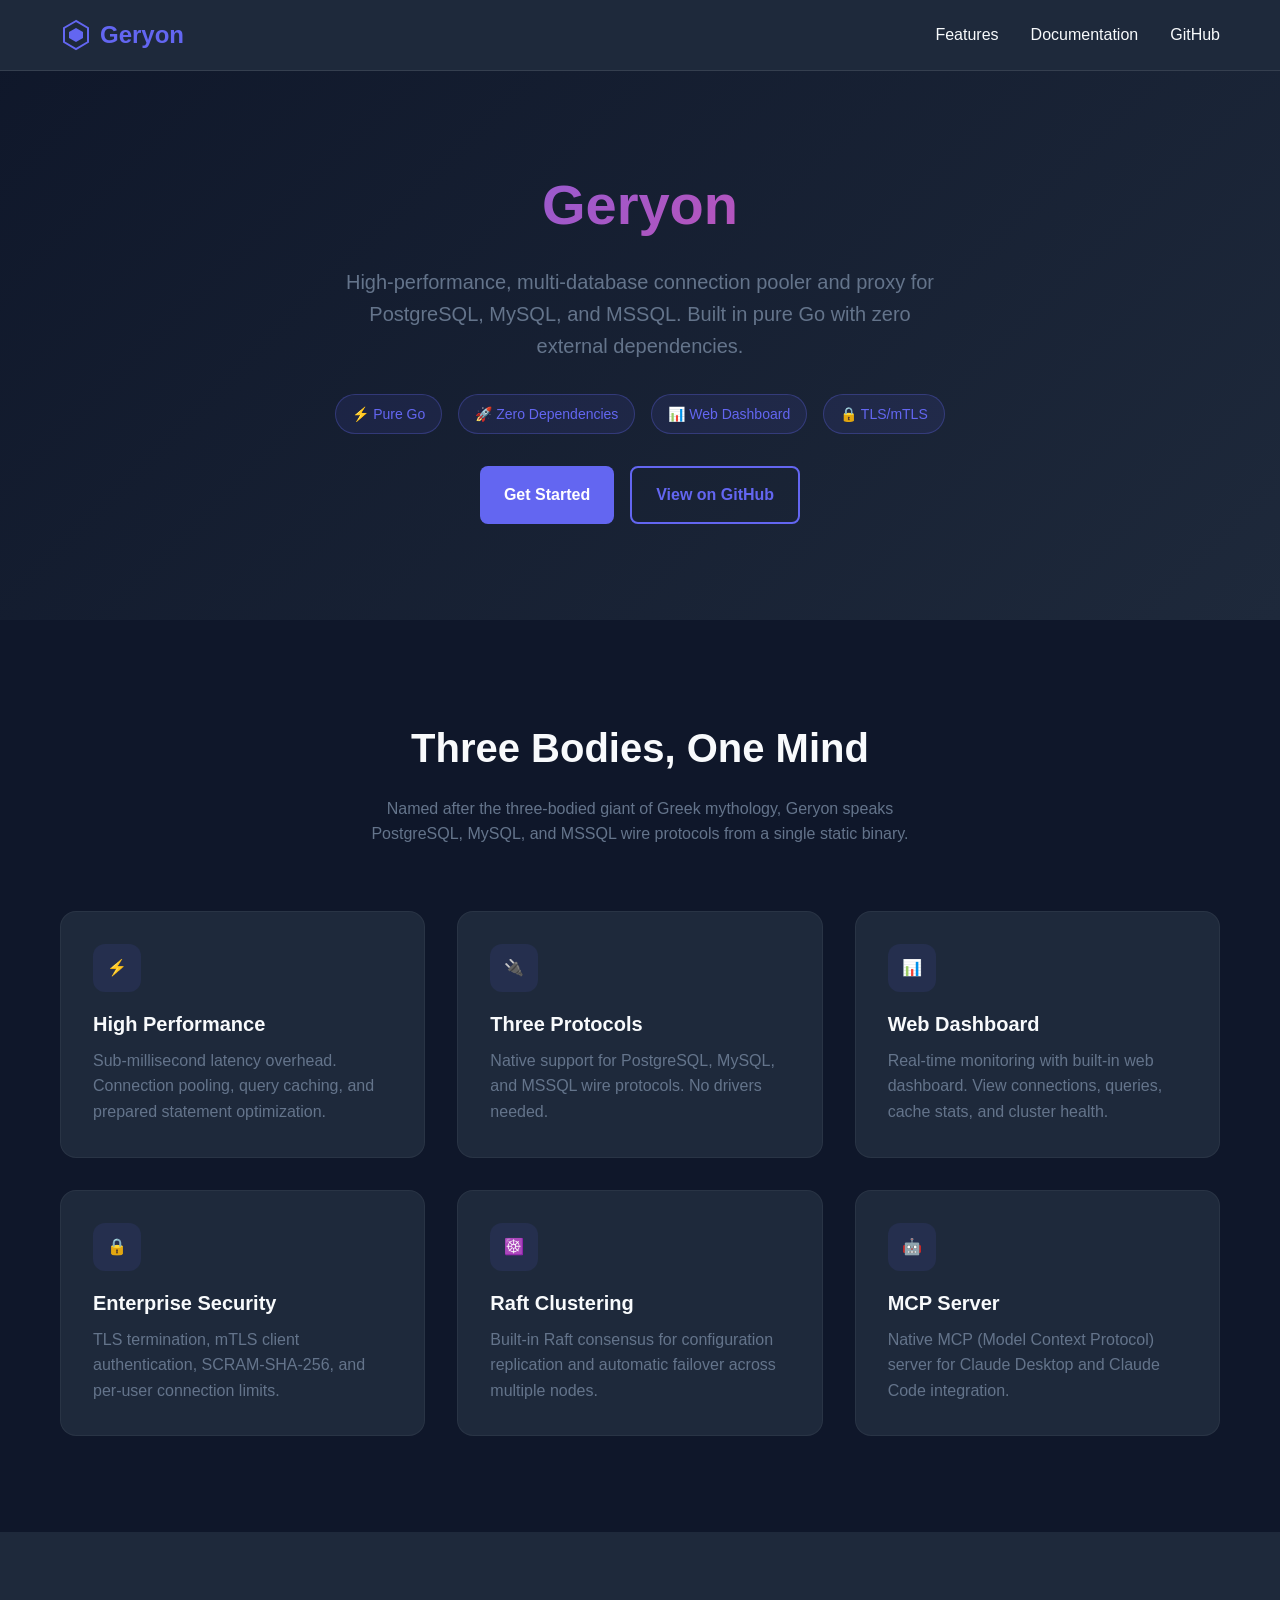
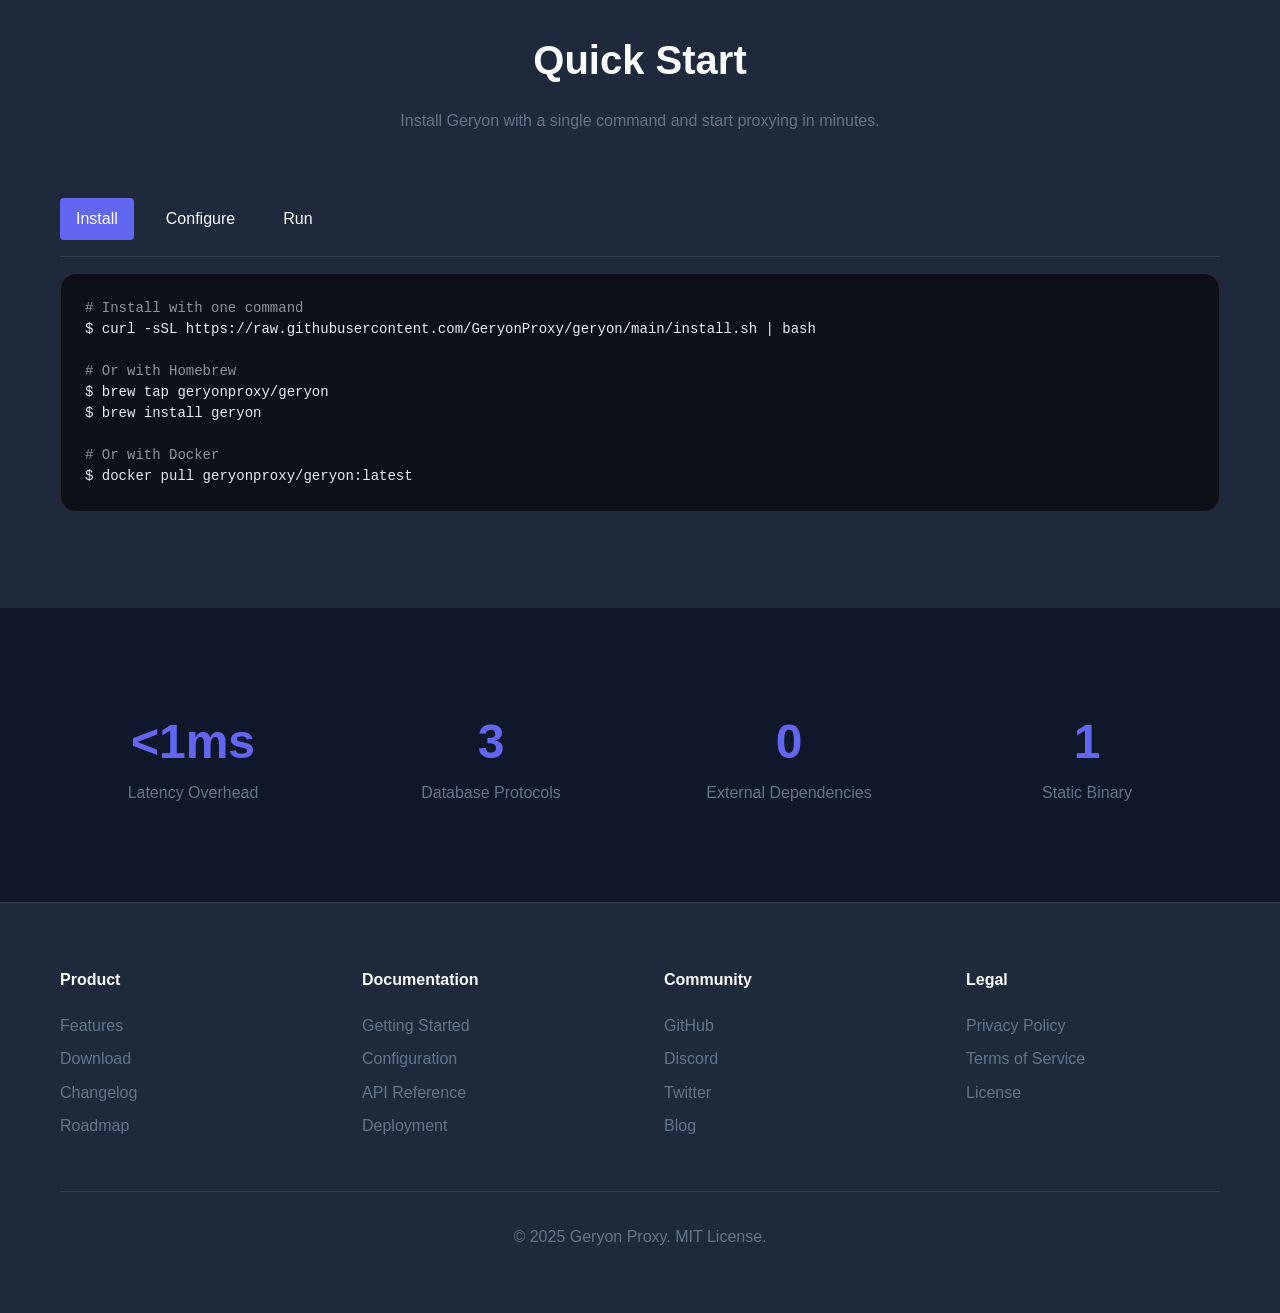
<file: docs/index.html>
<!DOCTYPE html>
<html lang="en">
<head>
    <meta charset="UTF-8">
    <meta name="viewport" content="width=device-width, initial-scale=1.0">
    <title>Geryon - High-Performance Multi-Database Connection Pooler</title>
    <meta name="description" content="Geryon is a high-performance, multi-database connection pooler and proxy for PostgreSQL, MySQL, and MSSQL built in pure Go.">
    <style>
        * {
            margin: 0;
            padding: 0;
            box-sizing: border-box;
        }

        :root {
            --primary: #6366f1;
            --primary-dark: #4f46e5;
            --secondary: #ec4899;
            --dark: #0f172a;
            --dark-light: #1e293b;
            --light: #f8fafc;
            --gray: #64748b;
            --code-bg: #0d1117;
        }

        body {
            font-family: -apple-system, BlinkMacSystemFont, 'Segoe UI', Roboto, 'Helvetica Neue', Arial, sans-serif;
            line-height: 1.6;
            color: var(--light);
            background: var(--dark);
        }

        .container {
            max-width: 1200px;
            margin: 0 auto;
            padding: 0 20px;
        }

        /* Header */
        header {
            background: var(--dark-light);
            padding: 1rem 0;
            position: fixed;
            width: 100%;
            top: 0;
            z-index: 100;
            border-bottom: 1px solid rgba(255,255,255,0.1);
        }

        nav {
            display: flex;
            justify-content: space-between;
            align-items: center;
        }

        .logo {
            font-size: 1.5rem;
            font-weight: bold;
            color: var(--primary);
            display: flex;
            align-items: center;
            gap: 0.5rem;
        }

        .logo svg {
            width: 32px;
            height: 32px;
        }

        .nav-links {
            display: flex;
            gap: 2rem;
            list-style: none;
        }

        .nav-links a {
            color: var(--light);
            text-decoration: none;
            transition: color 0.3s;
        }

        .nav-links a:hover {
            color: var(--primary);
        }

        /* Hero */
        .hero {
            padding: 10rem 0 6rem;
            text-align: center;
            background: linear-gradient(135deg, var(--dark) 0%, var(--dark-light) 100%);
        }

        .hero h1 {
            font-size: 3.5rem;
            margin-bottom: 1rem;
            background: linear-gradient(135deg, var(--primary), var(--secondary));
            -webkit-background-clip: text;
            -webkit-text-fill-color: transparent;
        }

        .hero p {
            font-size: 1.25rem;
            color: var(--gray);
            max-width: 600px;
            margin: 0 auto 2rem;
        }

        .badges {
            display: flex;
            justify-content: center;
            gap: 1rem;
            margin-bottom: 2rem;
            flex-wrap: wrap;
        }

        .badge {
            display: inline-flex;
            align-items: center;
            gap: 0.5rem;
            padding: 0.5rem 1rem;
            background: rgba(99, 102, 241, 0.1);
            border: 1px solid rgba(99, 102, 241, 0.3);
            border-radius: 2rem;
            color: var(--primary);
            font-size: 0.875rem;
        }

        .cta {
            display: flex;
            gap: 1rem;
            justify-content: center;
            flex-wrap: wrap;
        }

        .btn {
            display: inline-flex;
            align-items: center;
            gap: 0.5rem;
            padding: 0.875rem 1.5rem;
            border-radius: 0.5rem;
            text-decoration: none;
            font-weight: 600;
            transition: all 0.3s;
        }

        .btn-primary {
            background: var(--primary);
            color: white;
        }

        .btn-primary:hover {
            background: var(--primary-dark);
            transform: translateY(-2px);
            box-shadow: 0 10px 20px rgba(99, 102, 241, 0.3);
        }

        .btn-secondary {
            background: transparent;
            border: 2px solid var(--primary);
            color: var(--primary);
        }

        .btn-secondary:hover {
            background: var(--primary);
            color: white;
        }

        /* Features */
        .features {
            padding: 6rem 0;
            background: var(--dark);
        }

        .section-title {
            text-align: center;
            margin-bottom: 4rem;
        }

        .section-title h2 {
            font-size: 2.5rem;
            margin-bottom: 1rem;
        }

        .section-title p {
            color: var(--gray);
            max-width: 600px;
            margin: 0 auto;
        }

        .features-grid {
            display: grid;
            grid-template-columns: repeat(auto-fit, minmax(300px, 1fr));
            gap: 2rem;
        }

        .feature {
            background: var(--dark-light);
            padding: 2rem;
            border-radius: 1rem;
            border: 1px solid rgba(255,255,255,0.05);
            transition: all 0.3s;
        }

        .feature:hover {
            border-color: var(--primary);
            transform: translateY(-5px);
        }

        .feature-icon {
            width: 48px;
            height: 48px;
            background: rgba(99, 102, 241, 0.1);
            border-radius: 0.75rem;
            display: flex;
            align-items: center;
            justify-content: center;
            margin-bottom: 1rem;
            color: var(--primary);
        }

        .feature h3 {
            font-size: 1.25rem;
            margin-bottom: 0.5rem;
        }

        .feature p {
            color: var(--gray);
        }

        /* Code Example */
        .code-section {
            padding: 6rem 0;
            background: var(--dark-light);
        }

        .code-block {
            background: var(--code-bg);
            border-radius: 1rem;
            padding: 1.5rem;
            overflow-x: auto;
            border: 1px solid rgba(255,255,255,0.1);
        }

        .code-block pre {
            color: #e6edf3;
            font-family: 'SF Mono', Monaco, monospace;
            font-size: 0.875rem;
            line-height: 1.5;
        }

        .code-block .comment { color: #8b949e; }
        .code-block .keyword { color: #ff7b72; }
        .code-block .string { color: #a5d6ff; }
        .code-block .number { color: #79c0ff; }

        .code-tabs {
            display: flex;
            gap: 1rem;
            margin-bottom: 1rem;
            border-bottom: 1px solid rgba(255,255,255,0.1);
            padding-bottom: 1rem;
        }

        .code-tab {
            padding: 0.5rem 1rem;
            cursor: pointer;
            border-radius: 0.25rem;
            transition: all 0.3s;
        }

        .code-tab.active {
            background: var(--primary);
            color: white;
        }

        /* Stats */
        .stats {
            padding: 4rem 0;
            background: var(--dark);
        }

        .stats-grid {
            display: grid;
            grid-template-columns: repeat(auto-fit, minmax(200px, 1fr));
            gap: 2rem;
            text-align: center;
        }

        .stat {
            padding: 2rem;
        }

        .stat-value {
            font-size: 3rem;
            font-weight: bold;
            color: var(--primary);
        }

        .stat-label {
            color: var(--gray);
        }

        /* Footer */
        footer {
            padding: 4rem 0;
            background: var(--dark-light);
            border-top: 1px solid rgba(255,255,255,0.1);
        }

        .footer-grid {
            display: grid;
            grid-template-columns: repeat(auto-fit, minmax(200px, 1fr));
            gap: 3rem;
            margin-bottom: 3rem;
        }

        .footer-col h4 {
            margin-bottom: 1rem;
            color: var(--light);
        }

        .footer-col ul {
            list-style: none;
        }

        .footer-col a {
            color: var(--gray);
            text-decoration: none;
            display: block;
            padding: 0.25rem 0;
            transition: color 0.3s;
        }

        .footer-col a:hover {
            color: var(--primary);
        }

        .footer-bottom {
            text-align: center;
            padding-top: 2rem;
            border-top: 1px solid rgba(255,255,255,0.1);
            color: var(--gray);
        }

        /* Responsive */
        @media (max-width: 768px) {
            .hero h1 {
                font-size: 2.5rem;
            }

            .nav-links {
                display: none;
            }

            .features-grid {
                grid-template-columns: 1fr;
            }
        }
    </style>
</head>
<body>
    <header>
        <nav class="container">
            <div class="logo">
                <svg viewBox="0 0 32 32" fill="none" xmlns="http://www.w3.org/2000/svg">
                    <path d="M16 2L4 9v14l12 7 12-7V9L16 2z" stroke="currentColor" stroke-width="2" fill="none"/>
                    <path d="M16 9L9 13v6l7 4 7-4v-6l-7-4z" fill="currentColor"/>
                </svg>
                Geryon
            </div>
            <ul class="nav-links">
                <li><a href="#features">Features</a></li>
                <li><a href="#docs">Documentation</a></li>
                <li><a href="https://github.com/GeryonProxy/geryon">GitHub</a></li>
            </ul>
        </nav>
    </header>

    <section class="hero">
        <div class="container">
            <h1>Geryon</h1>
            <p>High-performance, multi-database connection pooler and proxy for PostgreSQL, MySQL, and MSSQL. Built in pure Go with zero external dependencies.</p>
            <div class="badges">
                <span class="badge">⚡ Pure Go</span>
                <span class="badge">🚀 Zero Dependencies</span>
                <span class="badge">📊 Web Dashboard</span>
                <span class="badge">🔒 TLS/mTLS</span>
            </div>
            <div class="cta">
                <a href="#install" class="btn btn-primary">Get Started</a>
                <a href="https://github.com/GeryonProxy/geryon" class="btn btn-secondary">View on GitHub</a>
            </div>
        </div>
    </section>

    <section class="features" id="features">
        <div class="container">
            <div class="section-title">
                <h2>Three Bodies, One Mind</h2>
                <p>Named after the three-bodied giant of Greek mythology, Geryon speaks PostgreSQL, MySQL, and MSSQL wire protocols from a single static binary.</p>
            </div>
            <div class="features-grid">
                <div class="feature">
                    <div class="feature-icon">⚡</div>
                    <h3>High Performance</h3>
                    <p>Sub-millisecond latency overhead. Connection pooling, query caching, and prepared statement optimization.</p>
                </div>
                <div class="feature">
                    <div class="feature-icon">🔌</div>
                    <h3>Three Protocols</h3>
                    <p>Native support for PostgreSQL, MySQL, and MSSQL wire protocols. No drivers needed.</p>
                </div>
                <div class="feature">
                    <div class="feature-icon">📊</div>
                    <h3>Web Dashboard</h3>
                    <p>Real-time monitoring with built-in web dashboard. View connections, queries, cache stats, and cluster health.</p>
                </div>
                <div class="feature">
                    <div class="feature-icon">🔒</div>
                    <h3>Enterprise Security</h3>
                    <p>TLS termination, mTLS client authentication, SCRAM-SHA-256, and per-user connection limits.</p>
                </div>
                <div class="feature">
                    <div class="feature-icon">☸️</div>
                    <h3>Raft Clustering</h3>
                    <p>Built-in Raft consensus for configuration replication and automatic failover across multiple nodes.</p>
                </div>
                <div class="feature">
                    <div class="feature-icon">🤖</div>
                    <h3>MCP Server</h3>
                    <p>Native MCP (Model Context Protocol) server for Claude Desktop and Claude Code integration.</p>
                </div>
            </div>
        </div>
    </section>

    <section class="code-section" id="install">
        <div class="container">
            <div class="section-title">
                <h2>Quick Start</h2>
                <p>Install Geryon with a single command and start proxying in minutes.</p>
            </div>
            <div class="code-tabs">
                <div class="code-tab active">Install</div>
                <div class="code-tab">Configure</div>
                <div class="code-tab">Run</div>
            </div>
            <div class="code-block">
                <pre><span class="comment"># Install with one command</span>
$ curl -sSL https://raw.githubusercontent.com/GeryonProxy/geryon/main/install.sh | bash

<span class="comment"># Or with Homebrew</span>
$ brew tap geryonproxy/geryon
$ brew install geryon

<span class="comment"># Or with Docker</span>
$ docker pull geryonproxy/geryon:latest</pre>
            </div>
        </div>
    </section>

    <section class="stats">
        <div class="container">
            <div class="stats-grid">
                <div class="stat">
                    <div class="stat-value">&lt;1ms</div>
                    <div class="stat-label">Latency Overhead</div>
                </div>
                <div class="stat">
                    <div class="stat-value">3</div>
                    <div class="stat-label">Database Protocols</div>
                </div>
                <div class="stat">
                    <div class="stat-value">0</div>
                    <div class="stat-label">External Dependencies</div>
                </div>
                <div class="stat">
                    <div class="stat-value">1</div>
                    <div class="stat-label">Static Binary</div>
                </div>
            </div>
        </div>
    </section>

    <footer>
        <div class="container">
            <div class="footer-grid">
                <div class="footer-col">
                    <h4>Product</h4>
                    <ul>
                        <li><a href="#features">Features</a></li>
                        <li><a href="#">Download</a></li>
                        <li><a href="#">Changelog</a></li>
                        <li><a href="#">Roadmap</a></li>
                    </ul>
                </div>
                <div class="footer-col">
                    <h4>Documentation</h4>
                    <ul>
                        <li><a href="#">Getting Started</a></li>
                        <li><a href="#">Configuration</a></li>
                        <li><a href="#">API Reference</a></li>
                        <li><a href="#">Deployment</a></li>
                    </ul>
                </div>
                <div class="footer-col">
                    <h4>Community</h4>
                    <ul>
                        <li><a href="https://github.com/GeryonProxy/geryon">GitHub</a></li>
                        <li><a href="#">Discord</a></li>
                        <li><a href="#">Twitter</a></li>
                        <li><a href="#">Blog</a></li>
                    </ul>
                </div>
                <div class="footer-col">
                    <h4>Legal</h4>
                    <ul>
                        <li><a href="#">Privacy Policy</a></li>
                        <li><a href="#">Terms of Service</a></li>
                        <li><a href="#">License</a></li>
                    </ul>
                </div>
            </div>
            <div class="footer-bottom">
                <p>&copy; 2025 Geryon Proxy. MIT License.</p>
            </div>
        </div>
    </footer>
</body>
</html>
</file>
